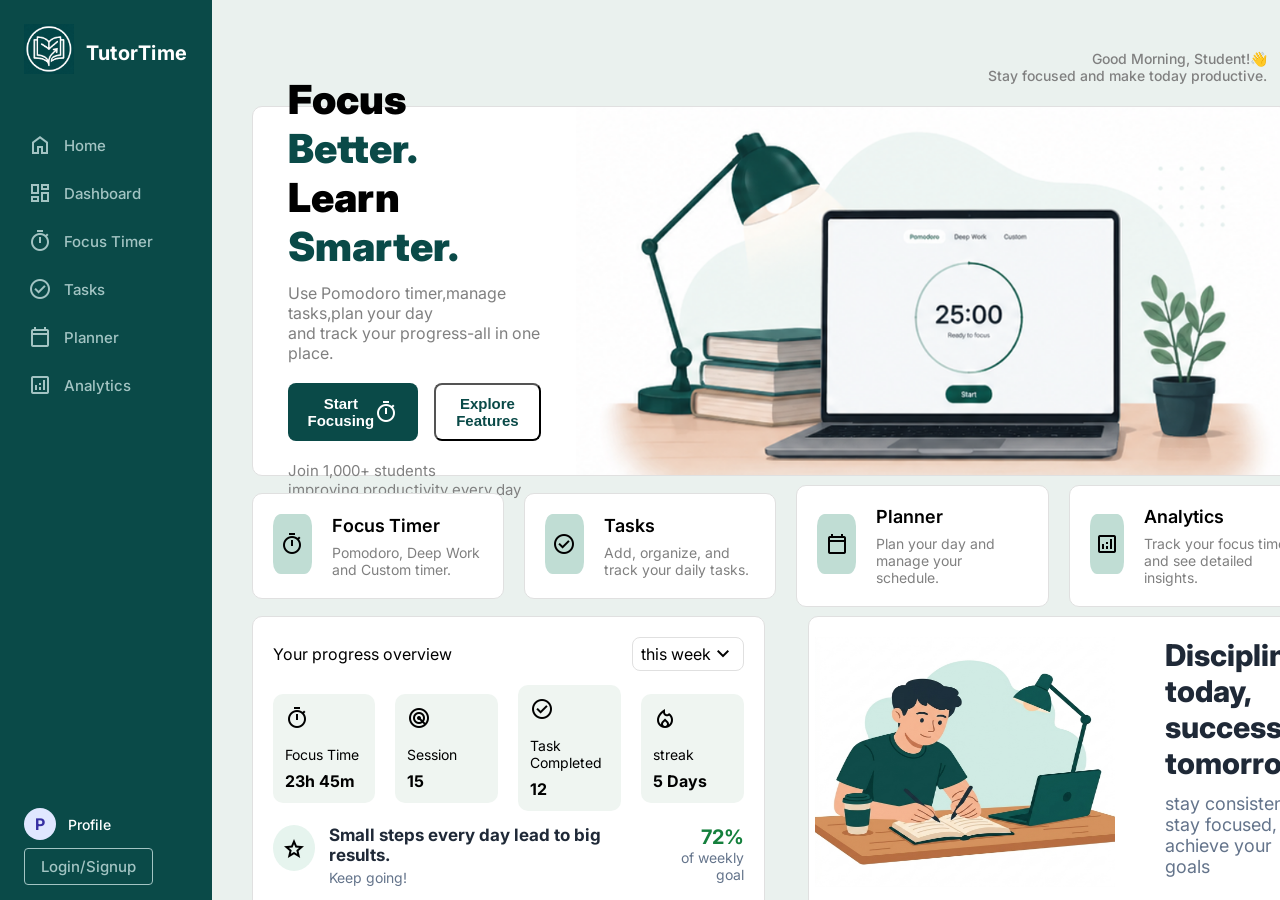
<file: Html/index.html>
<!DOCTYPE html>
<html lang="en">
<head>
    <meta charset="UTF-8">
    <meta name="viewport" content="width=device-width, initial-scale=1.0">
    <link rel="stylesheet" href="Css/style.css">
    <link href="https://fonts.googleapis.com/css2?family=Inter:wght@400;500;600;700&display=swap" rel="stylesheet">
    <link rel="stylesheet" href="https://fonts.googleapis.com/css2?family=Material+Symbols+Outlined:opsz,wght,FILL,GRAD@24,400,0,0" />
    <title>It's now TutorTime </title>
</head>
<body>
    <div class="container">         
        <aside class="sidebar">
            <div class="brand">
                <div class="brand-logo">
                    <img src="images/logo1.png" alt="" width="50px" height="50px">
                </div>
                <h1>TutorTime</h1>
            </div>
            <nav class="side-menu">
                <ul>
                    <li>
                        <a href="index.html" class="nav-link">
                            <span class="material-symbols-outlined">home</span>
                            <span>Home</span>
                        </a> 
                    </li>
                    <li>
                        <a href="" class="nav-link">
                            <span class="material-symbols-outlined">dashboard</span>
                            <span>Dashboard</span>
                        </a> 
                    </li>
                    <li>
                        <a href="focus-timer.html" class="nav-link">
                            <span class="material-symbols-outlined">timer</span>
                            <span>Focus Timer</span>
                        </a>
                    </li>
                    <li>
                        <a href="" class="nav-link">
                            <span class="material-symbols-outlined">check_circle</span>
                            <span>Tasks</span>
                        </a>
                    </li>
                    <li>
                        <a href="" class="nav-link">
                            <span class="material-symbols-outlined">calendar_today</span>
                            <span>Planner</span>
                        </a>
                    </li>
                    <li>
                        <a href="" class="nav-link">
                            <span class="material-symbols-outlined">analytics</span>
                            <span>Analytics</span>
                        </a>
                    </li>
                </ul>
            </nav>
            <div class="side-footer">
                <div class="user-profile">
                    <div class="avatar">P</div>
                    <span class="username">Profile</span>
                </div> 
                <a href="login-form.html" class="login-btn">Login/Signup</a> 
            </div>

        </aside>

        <main class="main-content">
            
            <div class="welcome-section">
            <div>
                <p>Good Morning, Student!👋 <br> Stay focused and make today productive.</p>
            </div>
            <div class="notification-icon">
                <img src="images/notification.png" alt="" >
            </div>
            </div>

            <div class="main-section">
                <div class="text-section">
                    <div class="text">
                         
                        <h1>
                            Focus <span style="color: #0A4A48;">Better.</span> <br>                            
                            Learn <span style="color: #0A4A48;">Smarter.</span>
                        </h1>
                          <p>Use Pomodoro timer,manage tasks,plan your day <br> and track your progress-all in one place.</p>
                    </div>

                    <div class="cta-buttons">
                        <button class="get-started-btn">Start Focusing <span class="material-symbols-outlined">timer</span></button>
                        <button class="get-explore-btn">Explore Features </button>
                    </div>

                    <div class="socials">
                        <p>Join 1,000+ students <br> improving productivity every day</p>
                    </div>
                </div>

                <div class="laptop-image">
                    <img src="images/labtop.png" alt="Laptop" >
                </div>
            </div>

            <div class="feature-section">
                <div class="feature-item">
                    <div class="feature-icon">
                         <span class="material-symbols-outlined">timer</span>
                    </div>
                    <div class="feature-text">
                        <h3>Focus Timer</h3>
                    <p>Pomodoro, Deep Work and Custom timer.</p>
                    </div>
                </div>
                <div class="feature-item">
                    <div class="feature-icon">
                        <span class="material-symbols-outlined">check_circle</span>
                    </div>
                    <div class="feature-text">
                        <h3>Tasks</h3>
                        <p>Add, organize, and track your daily tasks.</p>
                    </div>
                </div>
                <div class="feature-item">
                    <div class="feature-icon">
                        <span class="material-symbols-outlined">calendar_today</span>
                    </div>
                    <div class="feature-text">
                        <h3>Planner</h3>
                        <p>Plan your day and manage your schedule.</p>
                    </div>
                </div>
                <div class="feature-item">
                    <div class="feature-icon">
                        <span class="material-symbols-outlined">analytics</span>
                    </div>
                    <div class="feature-text">
                        <h3>Analytics</h3>
                    <p>Track your focus time and see detailed insights.</p>
                    </div>
                </div>
            </div>

            <div class="dashboard-section">
               <div class="progress-section">
                    <div class="progress-header">
                        <p>Your progress overview</p>
                        <div class="dropdown">
                            <p> this week </p><span class="material-symbols-outlined">keyboard_arrow_down</span>
                        </div>
                    </div>
                    <div class="progress-stats" >
                        <div class="focus-card">
                            <span class="material-symbols-outlined">timer</span>
                             <p>Focus Time</p>
                             <h4>23h 45m</h4>

                        </div>
                        <div class="session-card">
                            <span class="material-symbols-outlined">radar</span>
                             <p>Session</p>
                             <h4>15</h4>
                        </div>
                        <div class="tasks-card">
                            <span class="material-symbols-outlined">check_circle</span>
                             <p>Task Completed</p>
                             <h4>12</h4>
                        </div>
                        <div class="streak-card">
                            <span class="material-symbols-outlined">local_fire_department</span>
                             <p>streak</p>
                             <h4>5 Days</h4>
                        </div>

                    </div>
                    
                     <div class="goal-row">

                        <div class="goal-left">
                             <div class="star"><span class="material-symbols-outlined">star</span></div>
                         <div>
                            <h4>Small steps every day lead to big results.</h4>
                            <p>Keep going!</p>
                         </div>
                         </div>

                         <div class="goal-right">
                            <h3>72%</h3>
                            <p>of weekly goal</p>
                        </div>

                    </div>
                    

               </div>

               <div class="progress-section2">
                    <div class="laptop-image2">
                        <img src="images/laptop2.png" alt="" height="250px" width="300px" >
                    </div>
                    <div class="progress-text">
                        
                        <h4>Discipline today, <br> success tomorrow. </h4>
                        <p>stay consistent, stay focused,<br> achieve your goals</p>
                        <button class="get-started-btn">Start Your Session <span class="material-symbols-outlined">arrow_right_alt</span></button>

                    </div>

               </div>
            </div>

            <div class="banner">
                <div class="banner-text">
                    <div>
                       <img src="images/trophy.png" alt="">
                    </div>
                    <div>
                        <h4>Join thousands of students who are focusing better with Tutor Time.</h4>
                        <p>Your all-in-one study companion</p>
                    </div>
                </div>
                <div class="banner-btn">
                    <button class="get-started-btn">Get Started Now <span class="material-symbols-outlined">arrow_right_alt</span></button>
                </div>
            </div>




        </main>
      

    </div>
</body>
</html>
</file>
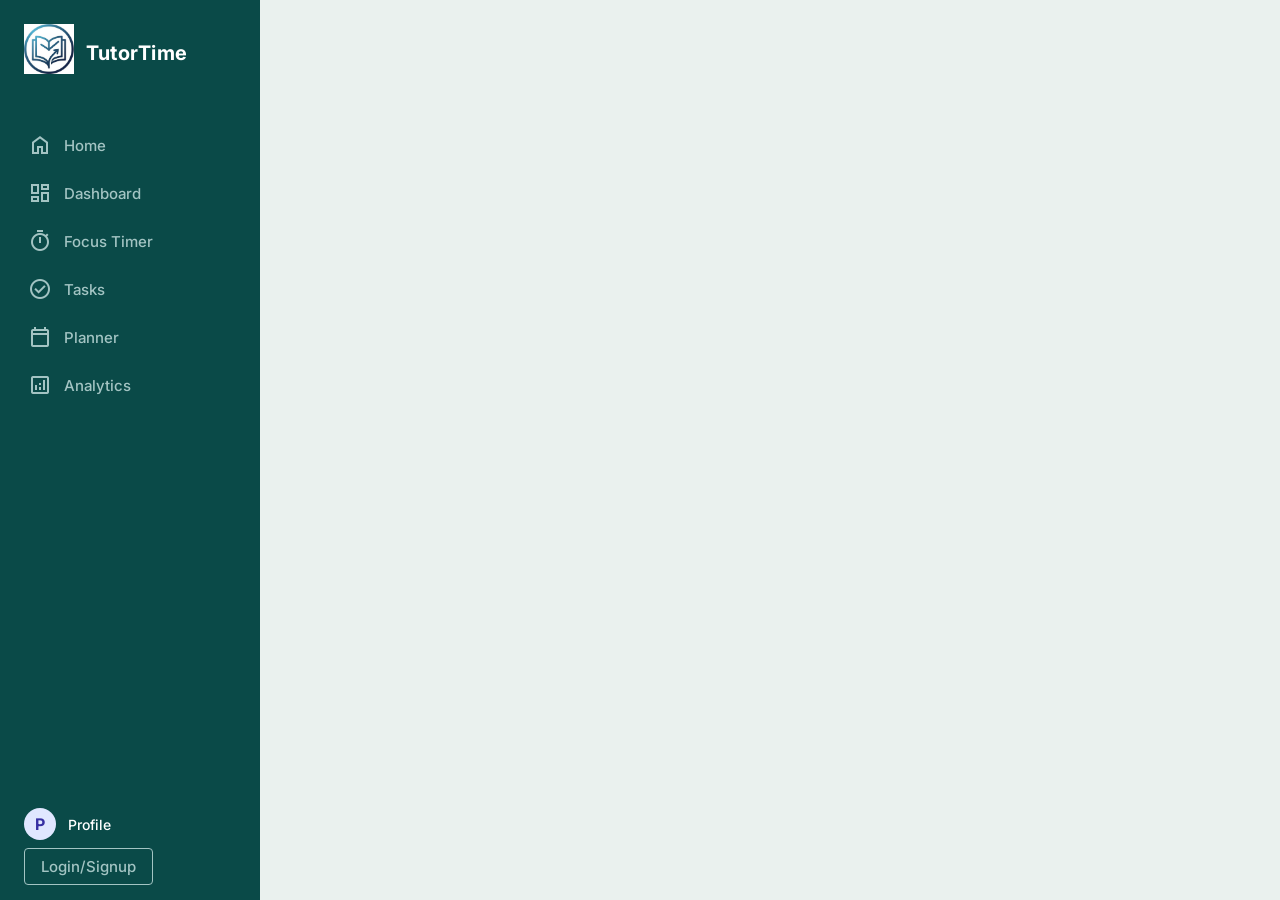
<file: Html/focus-timer.html>
<!DOCTYPE html>
<html lang="en">
<head>
    <meta charset="UTF-8">
    <meta name="viewport" content="width=device-width, initial-scale=1.0">
    <link rel="stylesheet" href="Css/style.css">
    <link href="https://fonts.googleapis.com/css2?family=Inter:wght@400;500;600;700&display=swap" rel="stylesheet">
    <link rel="stylesheet" href="https://fonts.googleapis.com/css2?family=Material+Symbols+Outlined:opsz,wght,FILL,GRAD@24,400,0,0" />
    <title>It's now TutorTime </title>
</head>
<body>
    <div class="container">         
        <aside class="sidebar">
            <div class="brand">
                <div class="brand-logo">
                    <img src="images/logo1.1.jpg" alt="" width="50px" height="50px">
                </div>
                <h1>TutorTime</h1>
            </div>
            <nav class="side-menu">
                <ul>
                    <li>
                        <a href="index.html" class="nav-link">
                            <span class="material-symbols-outlined">home</span>
                            <span>Home</span>
                        </a>
                    </li>
                    <li>
                        <a href="" class="nav-link">
                            <span class="material-symbols-outlined">dashboard</span>
                            <span>Dashboard</span>
                        </a> 
                    </li>
                    <li>
                        <a href="focus-timer.html" class="nav-link">
                            <span class="material-symbols-outlined">timer</span>
                            <span>Focus Timer</span>
                        </a>
                    </li>
                    <li>
                        <a href="" class="nav-link">
                            <span class="material-symbols-outlined">check_circle</span>
                            <span>Tasks</span>
                        </a>
                    </li>
                    <li>
                        <a href="" class="nav-link">
                            <span class="material-symbols-outlined">calendar_today</span>
                            <span>Planner</span>
                        </a>
                    </li>
                    <li>
                        <a href="" class="nav-link">
                            <span class="material-symbols-outlined">analytics</span>
                            <span>Analytics</span>
                        </a>
                    </li>
                </ul>
            </nav>
            <div class="side-footer">
                <div class="user-profile">
                    <div class="avatar">P</div>
                    <span class="username">Profile</span>
                </div> 
                <a href="login-form.html" class="login-btn">Login/Signup</a> 
            </div>

        </aside>

        <main class="main-content">
            
            

        </main>
      

    </div>
</body>
</html>
</file>
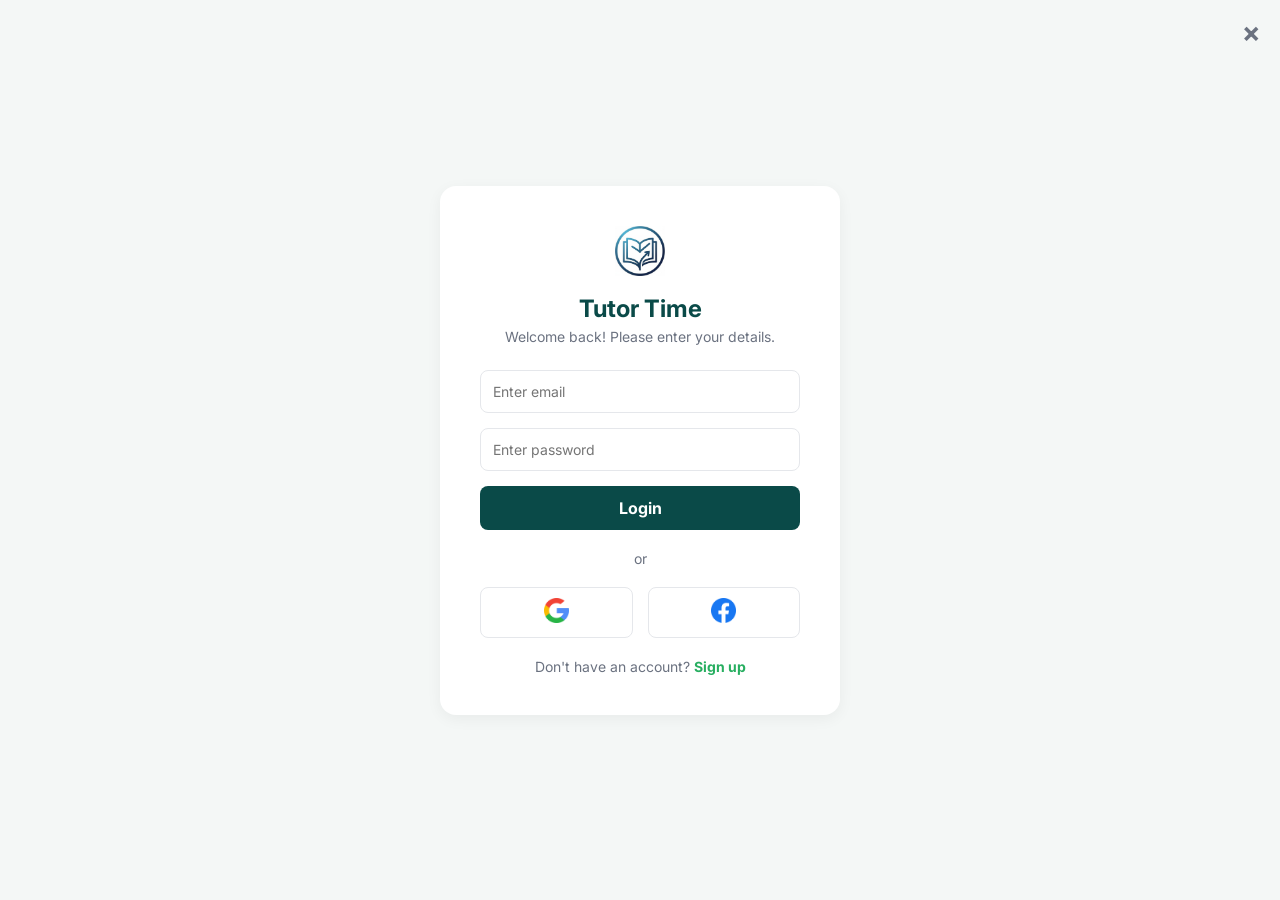
<file: Html/login-form.html>
<!DOCTYPE html>
<html lang="en">
<head>
  <meta charset="UTF-8">
  <meta name="viewport" content="width=device-width, initial-scale=1.0">
  <title>Tutor Time - Login</title>
  
  <link href="https://fonts.googleapis.com/css2?family=Inter:wght@400;500;600;700&display=swap" rel="stylesheet">
  
  <link rel="stylesheet" href="Css/login-form.css">
</head>
<body>

  <div class="card-container">
    <a href="index.html" class="close-btn">&times;</a>
    
    <div class="brand-header">
      <div class="logo-icon">                
        <img src="images/logo1.1.jpg" width="50px" height="50px">
    </div>
      <h1 class="brand-title">Tutor Time</h1>
      <p id="auth-subtitle" class="subtitle-text">Welcome back! Please enter your details.</p>
    </div>

    <div id="login-section" class="form-box">
      <form onsubmit="event.preventDefault();" >
        <input type="email" class="input-field" placeholder="Enter email" required>
        <input type="password" class="input-field" placeholder="Enter password" required>
        <button class="green-button">Login</button>
      </form>

      <div class="divider-line">or</div>

      <div class="social-buttons">
        <button class="social-btn"><img src="images/google.png" alt="" width="25px" height="25px"></button>
        <button class="social-btn"><img src="images/facebook.png" alt="" width="25px" height="25px"></button>
      </div>

      <div class="footer-text">
        Don't have an account? 
        <span class="link-text" onclick="switchForm('signup')">Sign up</span>
      </div>
    </div>

    <div id="signup-section" class="form-box hidden">
      <form onsubmit="event.preventDefault();">
        <input type="text" class="input-field" placeholder="Username" required>
        <input type="email" class="input-field" placeholder="Enter email" required>
        <input type="password" class="input-field" placeholder="Enter password" required>
        <button class="green-button">Sign up</button>
      </form>

      <div class="divider-line">or</div>

      <div class="social-buttons">
        <button class="social-btn"><img src="images/google.png" alt="" width="25px" height="25px"></button>
        <button class="social-btn"><img src="images/facebook.png" alt="" width="25px" height="25px"></button>
      </div>

      <div class="footer-text">
        Already have an account? 
        <span class="link-text" onclick="switchForm('login')">Login</span>
      </div>
    </div>

  </div>

  <script src="JavaScript/script.js"></script>
</body>
</html>
</file>
<file: Html/Css/style.css>
*{
    margin: 0;
    padding:0;
    box-sizing: border-box;
}
body {
  font-family: 'Inter', sans-serif;
  background-color: #eaf1ee;
}

.container {
    display: flex;
    height: 100vh;
    overflow: hidden;
}

.sidebar{
    width: 260px;
    background-color: #0A4A48;
    color: #fff;
    display: flex;
    flex-direction: column;
    padding: 24px 0;

}
.brand{
    display:flex;
    align-items: center;
    padding: 0 24px;
    margin-bottom: 40px;
}
.brand-logo{
    font-size: 28px;
    margin-right: 12px;
    border-radius: 50%;
    
}
.brand h1{
    font-size: 20px;
    font-weight: 700;
    letter-spacing: 0.5px;
}
.side menu ul{
    list-style: none;
}
.nav-link {
    display: flex;
    align-items: center;
    gap: 12px;
    padding: 12px 24px;
    color: #a3c4c3;
    text-decoration: none;
    font-size: 15px;
    font-weight: 500;
    transition: all 0.2s;
    border-left: 4px solid transparent;
   
}
.nav-link:hover{
    background-color: #0d5c59;
    color: #fff;
    border-left: 4px solid #fff;
}
.login-btn{
    color: #a3c4c3;
    text-decoration: none;
    font-size: 15px;
    font-weight: 500;
    padding: 8px 16px;
    transition: all 0.2s;
    border: 1px solid #a3c4c3;
    border-radius: 4px;
    
}
.login-btn:hover{
    background-color: #fff;
    color: black;
    border-radius: 25px;
    
}

.side-footer{
    margin-top: auto;
    padding: 0 24px;
}
.user-profile{
    display:flex;
    align-items: center;
    margin-bottom: 16px;
}
.avatar{
    width: 32px;
    height: 32px;
    background-color:#E0E7FF;
    color:#3730A3 ;
    border-radius: 50%;
    display: flex;
    align-items: center;
    justify-content: center;
    font-weight: bold;
    margin-right: 12px;
}
.username{
    font-size: 14px;
    font-weight: 500;
}


/* Main content styles */


.main-content{
    margin: 0;
    padding: 40px;
    flex: 1;
    
}


.welcome-section{
    gap: 16px;
    display: flex;
    justify-content: flex-end;
    text-align: right;
    align-items: center;
    margin-top: 8px;
    padding-right: 0px;

}
.welcome-section p{
    font-size: 14px;
    font-weight: 500;
    color:gray;
}
.notification-icon{
    background-color: white;
    border: 1px solid #e0e0e0;
    width: 38px;
    height: 38px;
    border-radius: 5px;
    display: flex;
    align-items: center;
    justify-content: center;
}
.notification-icon img{   

    width: 22px;
    height: 22px;
}

.main-section{
    background-color: white;
    border: 1px solid #e0e0e0;
    border-radius: 10px;
    margin-top: 20px;
    display: flex;
    justify-content: space-between;
    height: 370px;
    

}
.text-section{
    align-self: center;
    padding: 35px;
    
}

.text h1{
    font-size: 40px;
    font-weight: 900;
    margin-bottom: 12px;
}
.text p {
    font-size: 16px;
    color: gray;
    margin-bottom: 20px;
}
.laptop-image{
    display: flex;
    height: 100%;
    padding-right:40px;
}
.cta-buttons{
    display: flex;
    gap: 16px;
    margin-bottom: 20px;
}
.get-started-btn{
    display: flex;
    align-items: center;
    justify-content: center;
    padding: 10px 20px;
    background-color: #0A4A48;
    color: white;
    border: none;
    border-radius: 8px;
    font-size: 15px;
    font-weight: 600;
    cursor: pointer;
}
.get-started-btn:hover{
    background-color: white;
    color:#0A4A48;
    border: 2px solid #0A4A48;

}

.get-explore-btn{
    display: flex;
    align-items: center;
    justify-content: center;
    padding: 10px 20px;
    background-color: transparent;
    color: #0A4A48;   
    border-radius: 8px;
    font-size: 15px;
    font-weight: 600;
    cursor: pointer;
}
.get-explore-btn:hover{
    background-color: #0A4A48;
    color: white;
}
.socials p{
    font-size: 15px;
    color: gray;
    margin-bottom: 8px;
}

.feature-section{
    display: flex;
    align-items: center;
    justify-content: space-between;
    gap: 20px;
    margin-top: 20px;
    height: 100px;
    
}
.feature-item{
    background-color: white;
    border: 1px solid #e0e0e0;
    border-radius: 10px;
    flex: 1;
    padding: 20px;
    display: flex;
    justify-content: space-between;
    align-items: center;
    gap: 20px;
}
.feature-icon{
    display: flex;
    justify-content: center;
    align-items: center;
    width: 70px;
    height: 60px;
    background-color: #c0ddd4;
    border-radius: 20%;
    margin-bottom: 4px;
    
}
.feature-text h3{
    font-size: 18px;
    font-weight: 600;
    margin-bottom: 8px;
}
.feature-text p{
    font-size: 14px;
    color: gray;
}
.dashboard-section{
    display: flex;
    justify-content: space-between;
    gap: 20px;
    height: 320px;
    margin-top: 20px;
    
}
.progress-section{
    background-color: white;
    border: 1px solid #e0e0e0;
    width: 48%;
    border-radius: 10px;
    padding: 20px;

}
.progress-header{
    display: flex;
    justify-content: space-between;
    align-items: center;
    text-align: center;
    margin-bottom: 10px;
}
.dropdown{
    display: flex;
    align-items: center;
    justify-content: center;
    border: 1px solid #e0e0e0;
    border-radius: 8px;
    padding: 4px 8px;
}
.progress-stats{
    display: flex;
    justify-content: space-between;
    align-items: center;
    gap: 20px;

}
.focus-card, .session-card, .tasks-card, .streak-card{
    background-color: #eff5f1;
    border-radius: 10px;
    padding: 12px;
    display: flex;
    flex-direction: column;   
    gap: 8px;
    flex: 1;
    margin-top:4px;
}
.focus-card p, .session-card p, .tasks-card p, .streak-card p{
    font-size: 14px;
    color: black;
    margin-top: 8px;
}
.goal-row{
    display:flex;
    justify-content:space-between;
    gap:20px;
    margin-top:14px;
}

.goal-left{
    display:flex;
    gap:14px;
}

.star{
    width:46px;
    height:46px;
    background:#e6f4ee;
    border-radius:50%;
    display:flex;
    justify-content:center;
    align-items:center;
    font-size:22px;
}

.goal-left h4{
    font-size:17px;
    color:#1f2937;
    margin-bottom:4px;
}

.goal-left p{
    font-size:14px;
    color:#64748b;
}

.goal-right{
    text-align:right;
}

.goal-right h3{
    font-size:20px;
    color:#15803d;
}

.goal-right p{
    font-size:14px;
    color:#64748b;
}
.progress-section2{
    background-color: white;
    border: 1px solid #e0e0e0;
    width: 48%;
    border-radius: 10px;
    padding: 20px;
    display:flex;
    justify-content:center;
    gap:50px;

}
.progress-text h4{
    font-size:30px;
    font-weight:800;
    color:#1f2937;
    margin-bottom:12px;

}
.progress-text p{
    font-size:18px;
    color:#64748b;
    margin-bottom:30px;
}

.banner{
    background-color: #c8cfcc;
    color: #0A4A48;
    border-radius: 10px;
    padding: 20px;
    display:flex;
    justify-content:space-between;
    align-items:center;
    gap:20px;
    margin-top:15px;
}

.banner-text{
    display:flex;
    justify-content:center;
    align-items:center;
    gap:20px;

}
.banner-text img{
    width:56px;
    height:56px;
    border-radius:18px;
    background:#0a5c55;
    color:#fff;
    display:flex;
    justify-content:center;
    align-items:center;
    font-size:28px;
}
</file>
<file: Html/Css/login-form.css>
* {
  box-sizing: border-box;
  margin: 0;
  padding: 0;
  font-family: 'Inter', sans-serif;
}


body {
  background-color: #F4F7F6;
  display: flex;
  justify-content: center;
  align-items: center;
  height: 100vh;
}
.close-btn {
  position: absolute;
  top: 15px;
  right: 20px;
  font-size: 28px;
  color: #6B7280;
  text-decoration: none;
  font-weight: bold;
  transition: color 0.2s;
}

.close-btn:hover {
  color: #1A1A1A;
}


.card-container {
  background-color: white;
  width: 400px;
  padding: 40px;
  border-radius: 16px;
  box-shadow: 0 4px 15px rgba(0,0,0,0.05);
  text-align: center;
}


.logo-icon {
  font-size: 35px;
  color: #0A4A48; /* Teal */
  margin-bottom: 10px;
}

.brand-title {
  color: #0A4A48;
  font-size: 24px;
  font-weight: bold;
}

.subtitle-text {
  color: #6B7280; /* Gray text */
  font-size: 14px;
  margin-top: 5px;
  margin-bottom: 25px;
}


.input-field {
  width: 100%;
  padding: 12px;
  margin-bottom: 15px;
  border: 1px solid #E5E7EB;
  border-radius: 8px;
  font-size: 14px;
}

.input-field:focus {
  outline: none;
  border-color: #0A4A48; 
}

.green-button {
  width: 100%;
  padding: 12px;
  background-color: #0A4A48;
  color: white;
  border: none;
  border-radius: 8px;
  font-size: 16px;
  font-weight: bold;
  cursor: pointer;
}

.green-button:hover {
  background-color: #0d5c59; 
}


.divider-line {
  margin: 20px 0;
  color: #6B7280;
  font-size: 14px;
}


.social-buttons {
  display: flex;
  gap: 15px;
  margin-bottom: 20px;
}

.social-btn {
  flex: 1;
  padding: 10px;
  background-color: white;
  border: 1px solid #E5E7EB;
  border-radius: 8px;
  font-size: 16px;
  font-weight: bold;
  cursor: pointer;
}

.social-btn:hover {
  background-color: #F4F7F6;
}


.footer-text {
  font-size: 14px;
  color: #6B7280;
}

.link-text {
  color: #27AE60; 
  font-weight: bold;
  cursor: pointer;
}

.link-text:hover {
  text-decoration: underline;
}


.hidden {
  display: none;
}
</file>
